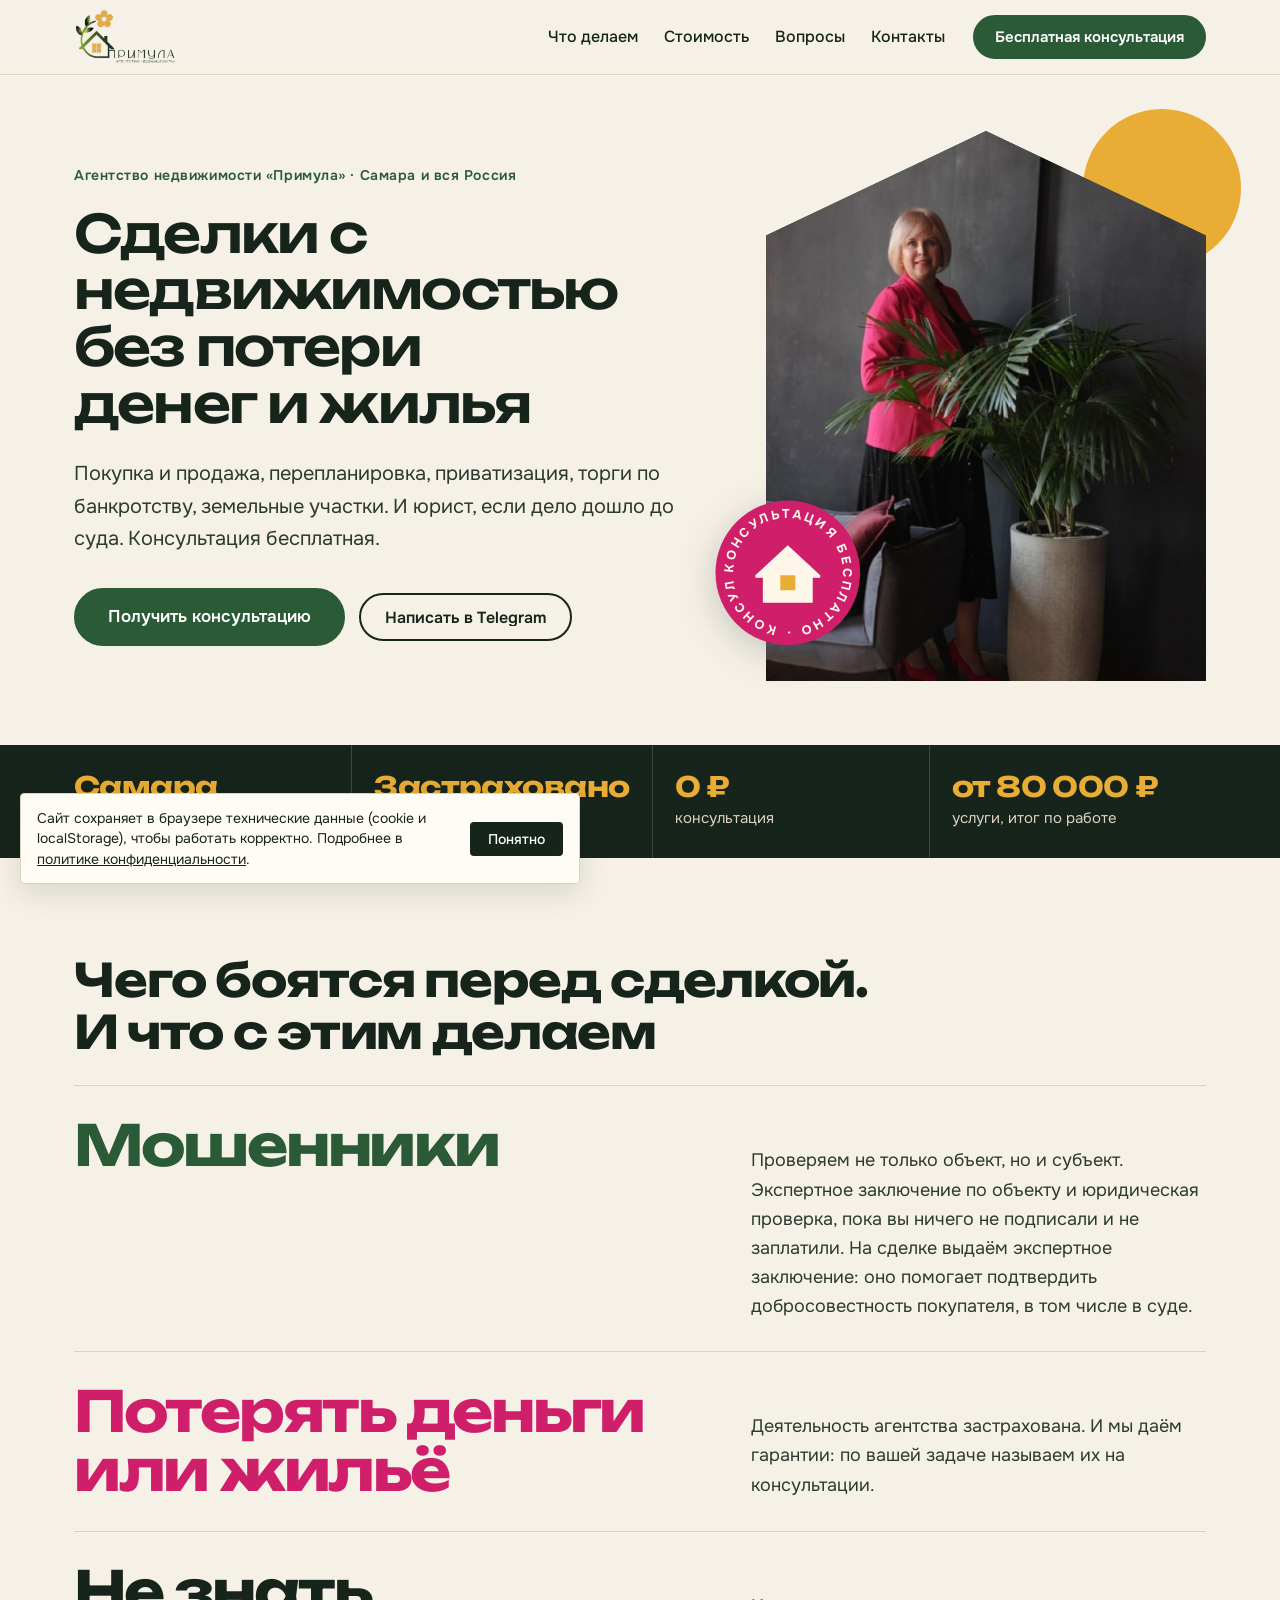
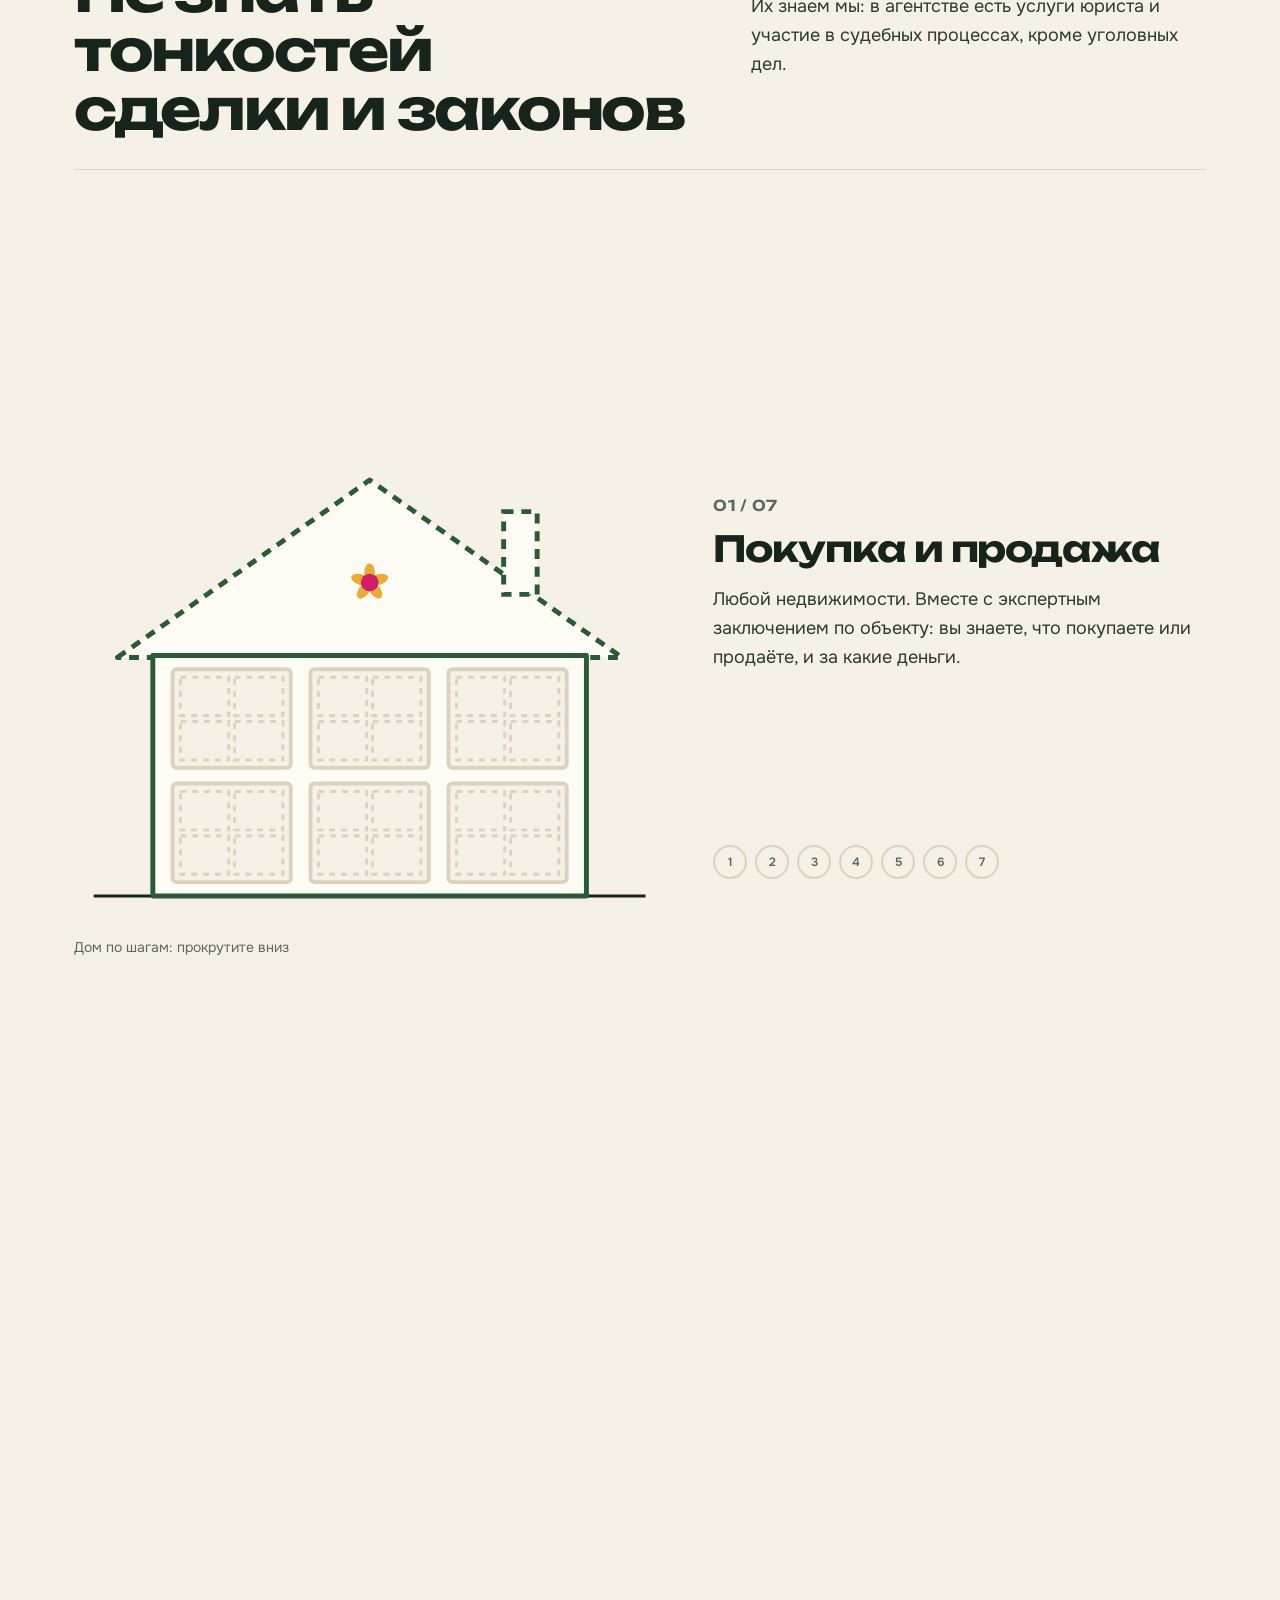
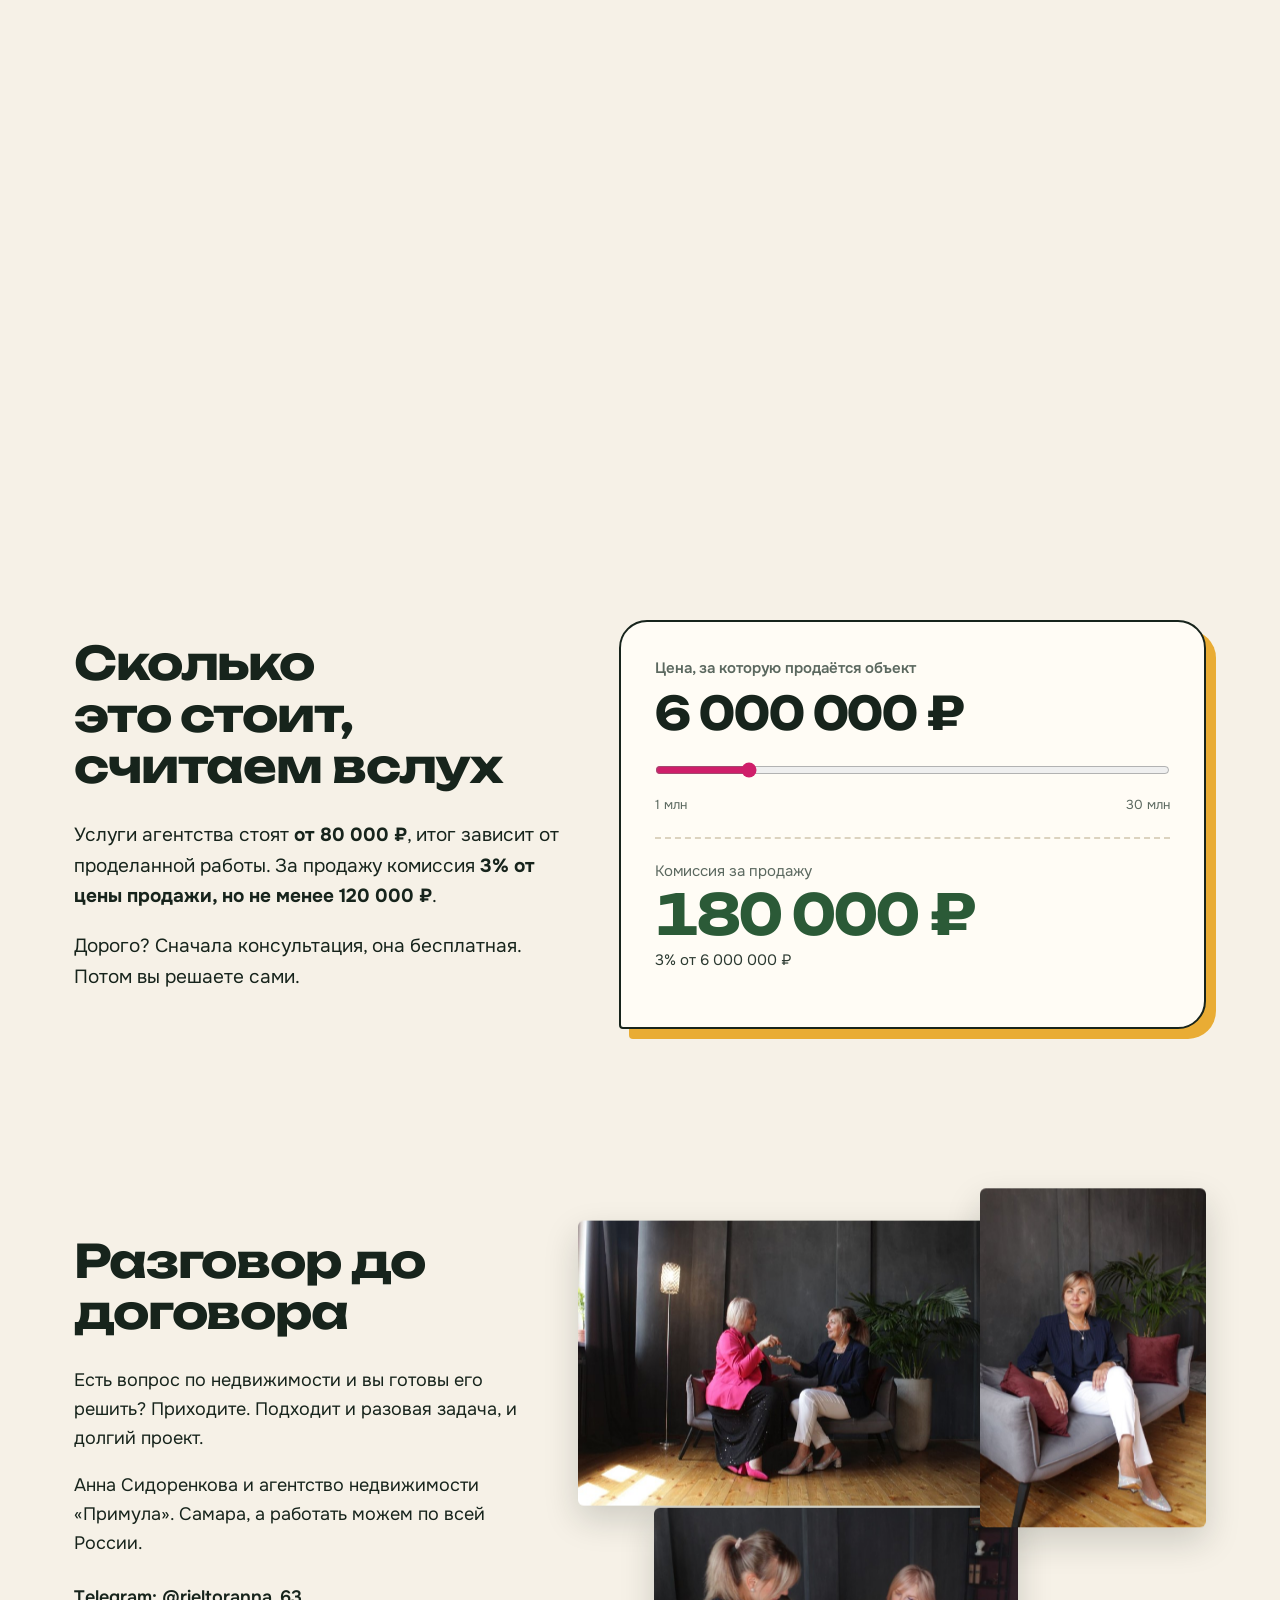
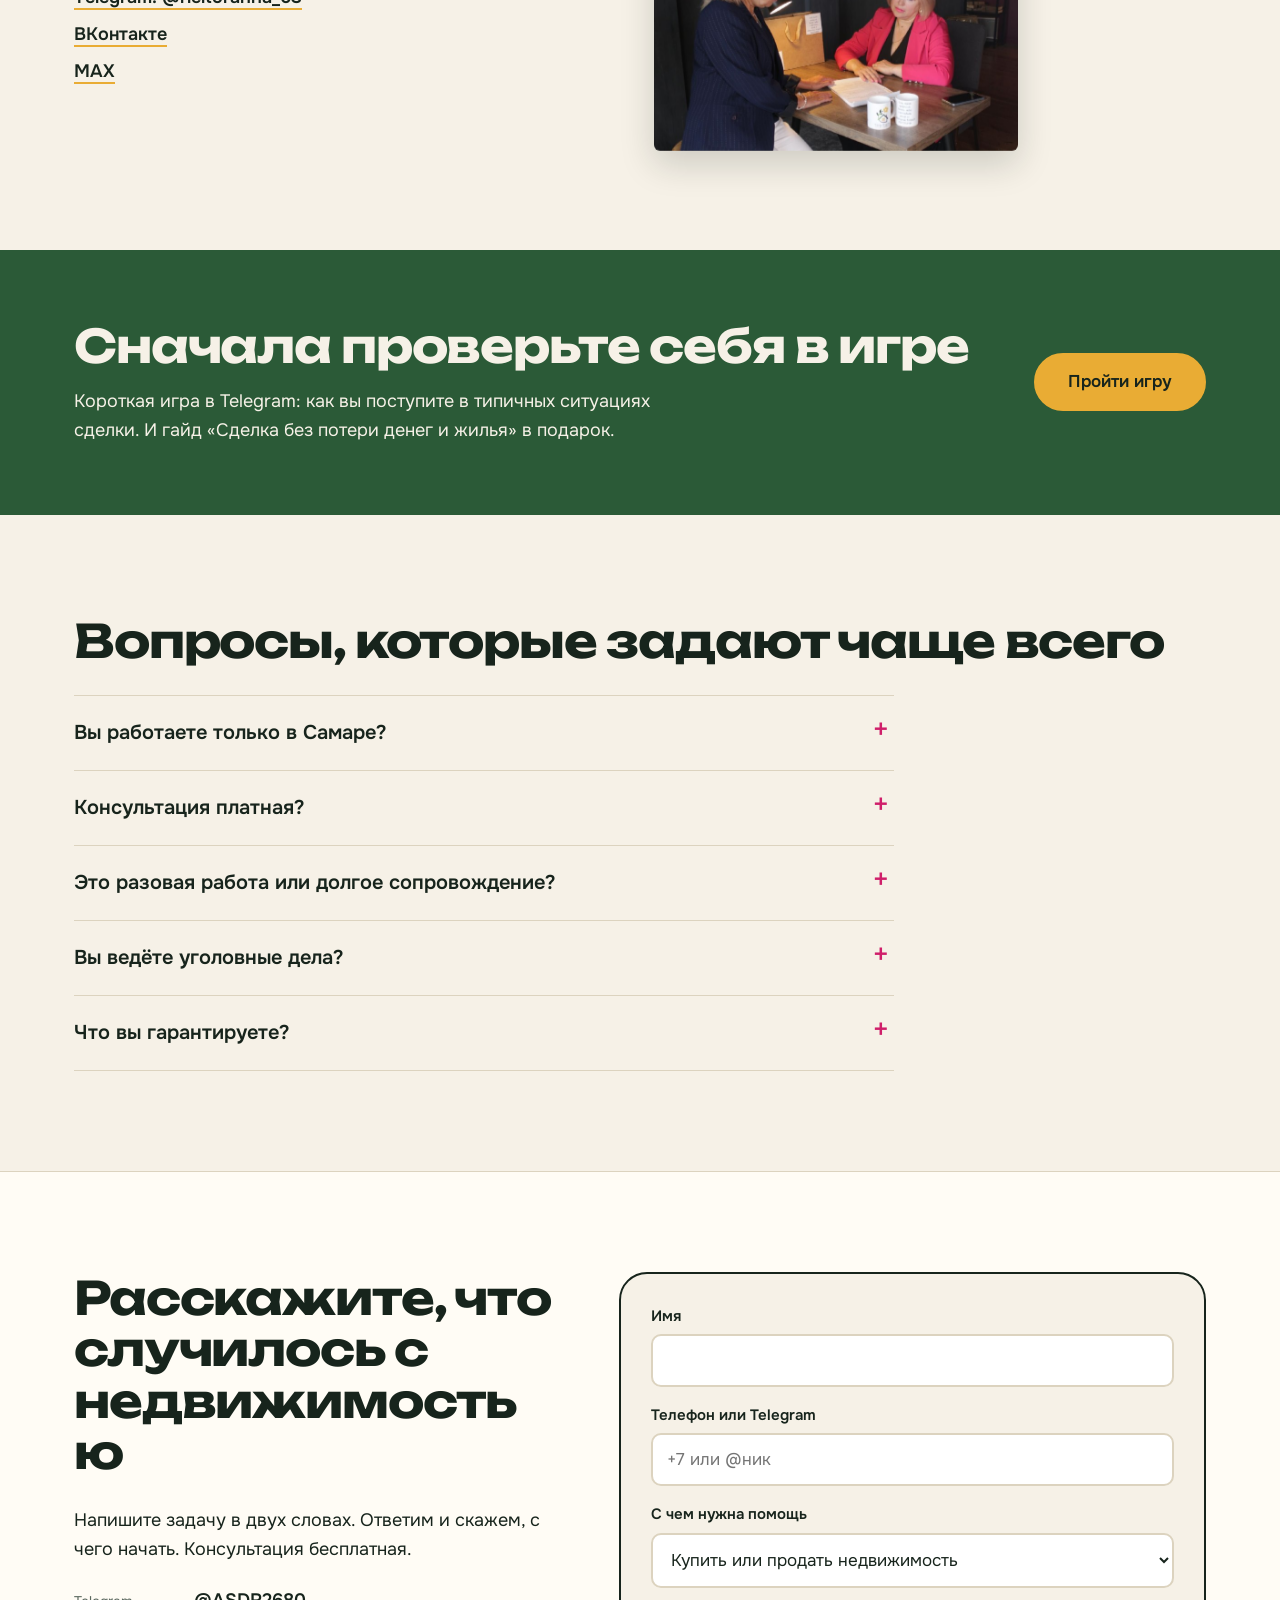
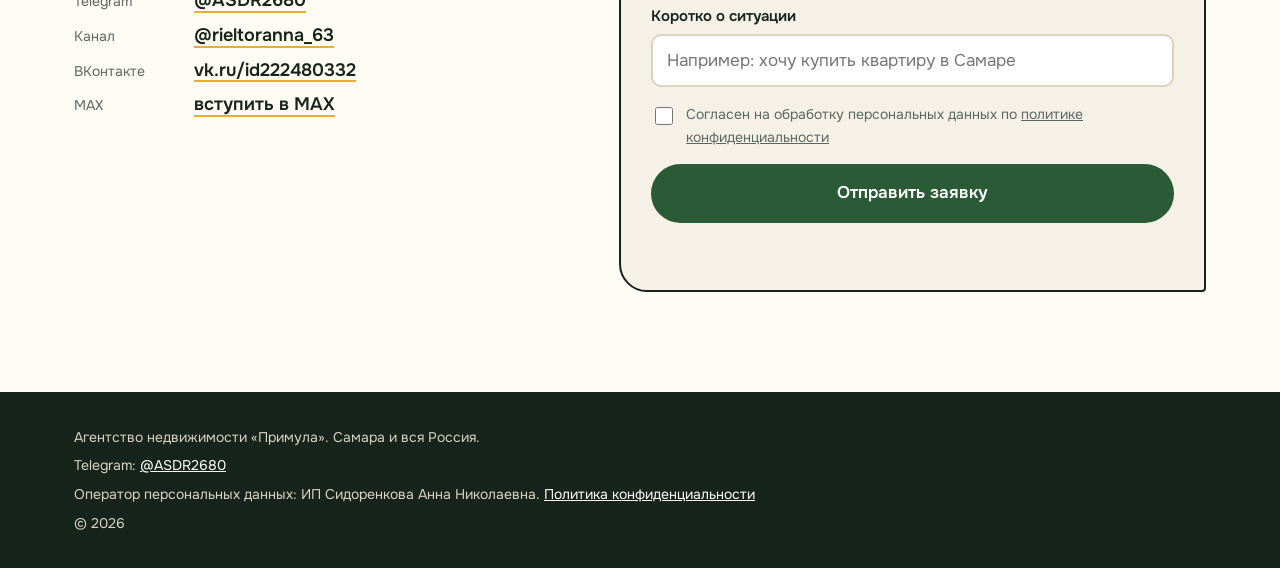
<file: index.html>
<!DOCTYPE html>
<html lang="ru">
<head>
<meta charset="utf-8">
<meta name="viewport" content="width=device-width, initial-scale=1">
<title>Агентство недвижимости «Примула», Самара и вся Россия: сделки без потери денег и жилья</title>
<meta name="description" content="Агентство недвижимости «Примула» (Самара и вся Россия): покупка и продажа, узаконение перепланировки, приватизация, торги по банкротству, проверка участков, юрист и суд. Консультация бесплатно, деятельность застрахована.">
<meta name="robots" content="index, follow">
<link rel="canonical" href="https://murzzsite.github.io/asdr-primula-samara/">
<meta property="og:title" content="Агентство недвижимости «Примула»: сделки без потери денег и жилья">
<meta property="og:description" content="Самара и вся Россия. Покупка и продажа, перепланировка, приватизация, торги по банкротству, участки, юрист и суд. Консультация бесплатно.">
<meta property="og:type" content="website">
<meta property="og:url" content="https://murzzsite.github.io/asdr-primula-samara/">
<meta property="og:image" content="https://murzzsite.github.io/asdr-primula-samara/img/anna-plant.jpg">
<meta property="og:locale" content="ru_RU">
<meta property="og:site_name" content="Агентство недвижимости «Примула»">
<meta name="twitter:card" content="summary">
<meta name="twitter:title" content="Агентство недвижимости «Примула»: сделки без потери денег и жилья">
<meta name="twitter:description" content="Самара и вся Россия. Консультация бесплатно, деятельность агентства застрахована.">
<meta name="theme-color" content="#F6F1E7">
<link rel="icon" href="data:image/svg+xml,%3Csvg xmlns='http://www.w3.org/2000/svg' viewBox='0 0 32 32'%3E%3Crect width='32' height='32' rx='6' fill='%23F6F1E7'/%3E%3Cpath d='M4 17 16 6l12 11v1h-3v9H7v-9H4z' fill='%232B5A37'/%3E%3Crect x='13' y='17' width='6' height='6' fill='%23E9AC34'/%3E%3C/svg%3E">
<link rel="preconnect" href="https://fonts.googleapis.com">
<link rel="preconnect" href="https://fonts.gstatic.com" crossorigin>
<link href="https://fonts.googleapis.com/css2?family=Unbounded:wght@300..900&family=Onest:wght@300..800&display=swap" rel="stylesheet">
<link rel="stylesheet" href="motion.css">
<link rel="stylesheet" href="styles.css">
<script type="application/ld+json">
{"@context":"https://schema.org","@type":"WebSite","name":"Агентство недвижимости «Примула»","url":"https://murzzsite.github.io/asdr-primula-samara/","inLanguage":"ru-RU"}
</script>
<script type="application/ld+json">
{"@context":"https://schema.org","@type":"RealEstateAgent","name":"Агентство недвижимости «Примула»","url":"https://murzzsite.github.io/asdr-primula-samara/","description":"Покупка и продажа недвижимости, экспертное заключение, узаконение перепланировки, приватизация, выкуп с торгов по банкротству, проверка земельных участков, услуги юриста и участие в судебных процессах (кроме уголовных дел).","areaServed":[{"@type":"City","name":"Самара"},{"@type":"Country","name":"Россия"}],"employee":{"@type":"Person","name":"Анна Сидоренкова"},"sameAs":["https://t.me/rieltoranna_63","https://vk.ru/id222480332"],"contactPoint":{"@type":"ContactPoint","contactType":"customer service","url":"https://t.me/ASDR2680","availableLanguage":"ru"}}
</script>
<script type="application/ld+json">
{"@context":"https://schema.org","@type":"FAQPage","mainEntity":[
{"@type":"Question","name":"Вы работаете только в Самаре?","acceptedAnswer":{"@type":"Answer","text":"Нет. Мы работаем в Самаре и по всей России."}},
{"@type":"Question","name":"Консультация платная?","acceptedAnswer":{"@type":"Answer","text":"Консультация бесплатная."}},
{"@type":"Question","name":"Это дорого?","acceptedAnswer":{"@type":"Answer","text":"Услуги агентства стоят от 80 000 рублей, итог зависит от проделанной работы. За продажу комиссия 3% от цены продажи, но не менее 120 000 рублей."}},
{"@type":"Question","name":"Вы ведёте уголовные дела?","acceptedAnswer":{"@type":"Answer","text":"Нет. Услуги юриста и участие в судебных процессах, кроме уголовных дел."}}
]}
</script>
</head>
<body>
<a class="skip" href="#main">К содержимому</a>

<header class="header" id="top">
  <div class="header__in">
    <a class="brand" href="#top" aria-label="Примула, агентство недвижимости"><img src="img/logo.jpg" width="720" height="390" alt="Примула, агентство недвижимости"></a>
    <nav class="nav" aria-label="Разделы">
      <a href="#scene" data-roll>Что делаем</a>
      <a href="#price" data-roll>Стоимость</a>
      <a href="#faq" data-roll>Вопросы</a>
      <a href="#form" data-roll>Контакты</a>
    </nav>
    <a class="btn btn--head" href="#form" data-magnetic>Бесплатная консультация</a>
  </div>
</header>

<main id="main">

<!-- HERO -->
<section class="hero">
  <div class="wrap hero__grid">
    <div class="hero__text">
      <p class="kicker" data-reveal>Агентство недвижимости «Примула» · Самара и вся Россия</p>
      <h1 class="hero__h1" data-wave data-wave-min="560" data-wave-max="820" data-wave-radius="170">Сделки с недвижимостью без потери денег и жилья</h1>
      <p class="hero__lead" data-reveal data-reveal-delay="120">Покупка и продажа, перепланировка, приватизация, торги по банкротству, земельные участки. И юрист, если дело дошло до суда. Консультация бесплатная.</p>
      <div class="hero__cta" data-reveal data-reveal-delay="220">
        <a class="btn btn--big" href="#form" data-magnetic>Получить консультацию</a>
        <a class="btn btn--ghost" href="https://t.me/ASDR2680" target="_blank" rel="noopener" data-roll>Написать в Telegram</a>
      </div>
    </div>
    <div class="hero__art" id="heroArt" aria-hidden="false">
      <div class="sun" aria-hidden="true"></div>
      <div class="roofphoto" id="roofPhoto">
        <img src="img/anna-plant.jpg" width="533" height="800" alt="Анна Сидоренкова, агентство недвижимости «Примула»" fetchpriority="high">
      </div>
      <div class="badge" aria-hidden="true">
        <svg viewBox="0 0 120 120" id="badge">
          <defs><path id="circ" d="M60 60 m-44 0 a44 44 0 1 1 88 0 a44 44 0 1 1 -88 0"/></defs>
          <circle cx="60" cy="60" r="58" fill="#CF1F6A"/>
          <text font-size="10.2" font-weight="700" letter-spacing="2.2" fill="#FFF6EA"><textPath href="#circ">КОНСУЛЬТАЦИЯ БЕСПЛАТНО · КОНСУЛЬТАЦИЯ БЕСПЛАТНО ·</textPath></text>
          <path d="M34 62 60 38l26 24v2h-6v20H40V64h-6z" fill="#FFF6EA"/>
          <rect x="54" y="62" width="12" height="12" fill="#E9AC34"/>
        </svg>
      </div>
    </div>
  </div>
</section>

<!-- ФАКТЫ -->
<section class="facts" aria-label="Коротко об агентстве">
  <div class="wrap facts__row" data-stagger>
    <p><b>Самара</b><span>и по всей России</span></p>
    <p><b>Застраховано</b><span>деятельность агентства</span></p>
    <p><b>0 ₽</b><span>консультация</span></p>
    <p><b>от 80 000 ₽</b><span>услуги, итог по работе</span></p>
  </div>
</section>

<!-- СТРАХИ -->
<section class="fears" id="fears">
  <div class="wrap">
    <h2 class="h2" data-reveal>Чего боятся перед сделкой. И что с этим делаем</h2>
    <div class="fear" data-reveal>
      <p class="fear__q">Мошенники</p>
      <p class="fear__a">Проверяем не только объект, но и субъект. Экспертное заключение по объекту и юридическая проверка, пока вы ничего не подписали и не заплатили. На сделке выдаём экспертное заключение: оно помогает подтвердить добросовестность покупателя, в том числе в суде.</p>
    </div>
    <div class="fear" data-reveal>
      <p class="fear__q">Потерять деньги или жильё</p>
      <p class="fear__a">Деятельность агентства застрахована. И мы даём гарантии: по вашей задаче называем их на консультации.</p>
    </div>
    <div class="fear" data-reveal>
      <p class="fear__q">Не знать тонкостей сделки и законов</p>
      <p class="fear__a">Их знаем мы: в агентстве есть услуги юриста и участие в судебных процессах, кроме уголовных дел.</p>
    </div>
  </div>
</section>

<!-- СЦЕНА: ДОМ -->
<section class="scene" id="scene" aria-label="Что делает агентство">
  <div class="scene__stick">
    <div class="wrap scene__grid">
      <div class="scene__house">
        <svg viewBox="0 0 600 520" id="house" role="img" aria-label="Дом, в котором по шагам закрываются вопросы сделки">
          <line x1="20" y1="486" x2="580" y2="486" class="ground"/>
          <polygon id="roof" points="44,244 300,64 556,244" class="roof"/>
          <rect id="chim" x="436" y="96" width="34" height="84" class="chim"/>
          <g id="flower" transform="translate(300 168)"></g>
          <rect x="80" y="242" width="440" height="244" class="body"/>
          <g id="wins"></g>
        </svg>
        <p class="scene__cap" id="cap" aria-live="polite">Сделаем по порядку: прокрутите вниз</p>
      </div>
      <div class="scene__panel">
        <p class="scene__count"><span id="sNow">01</span> / 07</p>
        <div class="steps" id="steps">
          <article class="step on" data-i="0">
            <h3>Покупка и продажа</h3>
            <p>Любой недвижимости. Вместе с экспертным заключением по объекту: вы знаете, что покупаете или продаёте, и за какие деньги.</p>
          </article>
          <article class="step" data-i="1">
            <h3>Узаконение перепланировки</h3>
            <p>Если в квартире стены стоят не так, как в документах, приведём бумаги в порядок. Перепланировка не помешает продать или оформить жильё.</p>
          </article>
          <article class="step" data-i="2">
            <h3>Приватизация</h3>
            <p>Поможем оформить жильё в собственность и разобраться в бумагах, не вникая в каждый закон самостоятельно.</p>
          </article>
          <article class="step" data-i="3">
            <h3>Торги по банкротству</h3>
            <p>Выкуп недвижимости с торгов. Торги идут только после того, как заявку приняли, а при публичном предложении порядок другой. Подскажем, как действовать в вашем случае.</p>
          </article>
          <article class="step" data-i="4">
            <h3>Проверка земельных участков</h3>
            <p>Смотрим участок до того, как вы за него заплатили.</p>
          </article>
          <article class="step" data-i="5">
            <h3>Юрист и суд</h3>
            <p>Услуги юриста и участие в судебных процессах. Уголовные дела не ведём.</p>
          </article>
          <article class="step" data-i="6">
            <h3>Крыша над всем этим</h3>
            <p>Деятельность агентства застрахована. И мы даём гарантии: какие именно по вашей задаче, расскажем на бесплатной консультации.</p>
            <a class="btn btn--big" href="#form" data-magnetic>Обсудить мою задачу</a>
          </article>
        </div>
        <ul class="ticks" id="ticks" aria-label="Шаги"></ul>
      </div>
    </div>
  </div>
</section>

<!-- СТОИМОСТЬ -->
<section class="price" id="price">
  <div class="wrap price__grid">
    <div class="price__text">
      <h2 class="h2" data-reveal>Сколько это стоит, считаем вслух</h2>
      <p data-reveal>Услуги агентства стоят <b>от 80 000 ₽</b>, итог зависит от проделанной работы. За продажу комиссия <b>3% от цены продажи, но не менее 120 000 ₽</b>.</p>
      <p data-reveal>Дорого? Сначала консультация, она бесплатная. Потом вы решаете сами.</p>
    </div>
    <div class="calc" data-reveal data-reveal-delay="120">
      <label for="sum" class="calc__l">Цена, за которую продаётся объект</label>
      <output class="calc__sum" id="sumOut" for="sum">6 000 000 ₽</output>
      <input type="range" id="sum" min="1000000" max="30000000" step="500000" value="6000000" aria-describedby="calcNote">
      <div class="calc__scale"><span>1 млн</span><span>30 млн</span></div>
      <div class="calc__res">
        <p class="calc__t">Комиссия за продажу</p>
        <p class="calc__fee" id="fee">180 000 ₽</p>
        <p class="calc__note" id="calcNote">3% от 6 000 000 ₽</p>
      </div>
    </div>
  </div>
</section>

<!-- ПРИМУЛА -->
<section class="people" id="people">
  <div class="wrap people__grid">
    <div class="people__text">
      <h2 class="h2" data-reveal>Разговор до договора</h2>
      <p data-reveal>Есть вопрос по недвижимости и вы готовы его решить? Приходите. Подходит и разовая задача, и долгий проект.</p>
      <p data-reveal>Анна Сидоренкова и агентство недвижимости «Примула». Самара, а работать можем по всей России.</p>
      <ul class="people__links" data-reveal>
        <li><a href="https://t.me/rieltoranna_63" target="_blank" rel="noopener" data-roll>Telegram: @rieltoranna_63</a></li>
        <li><a href="https://vk.ru/id222480332" target="_blank" rel="noopener" data-roll>ВКонтакте</a></li>
        <li><a href="https://max.ru/join/vLYIAyiOmVFs_yZBVQUJX58ZcnRo9YH-6VLqBbPFqP0" target="_blank" rel="noopener" data-roll>MAX</a></li>
      </ul>
    </div>
    <div class="collage">
      <figure class="c1" data-par="-0.05"><img src="img/meet-wide.jpg" width="800" height="533" alt="Консультация в агентстве «Примула»" loading="lazy"></figure>
      <figure class="c2" data-par="0.08"><img src="img/anna-sofa.jpg" width="533" height="800" alt="Анна Сидоренкова на диване" loading="lazy"></figure>
      <figure class="c3" data-par="-0.02"><img src="img/meet-table.jpg" width="800" height="533" alt="Разбор документов за столом" loading="lazy"></figure>
    </div>
  </div>
</section>

<!-- ГАЙД И БОТ -->
<section class="guide">
  <div class="wrap guide__in">
    <div>
      <h2 class="h2" data-reveal>Сначала проверьте себя в игре</h2>
      <p data-reveal>Короткая игра в Telegram: как вы поступите в типичных ситуациях сделки. И гайд «Сделка без потери денег и жилья» в подарок.</p>
    </div>
    <a class="btn btn--big btn--dark" data-bot href="https://t.me/trip_wire_super_bot?start=1b53d30d1532" target="_blank" rel="noopener" data-magnetic>Пройти игру</a>
  </div>
</section>

<!-- ВОПРОСЫ -->
<section class="faq" id="faq">
  <div class="wrap faq__in">
    <h2 class="h2" data-reveal>Вопросы, которые задают чаще всего</h2>
    <div class="faq__list" data-reveal>
      <details><summary>Вы работаете только в Самаре?</summary><p>Нет. Самара и по всей России.</p></details>
      <details><summary>Консультация платная?</summary><p>Нет, консультация бесплатная.</p></details>
      <details><summary>Это разовая работа или долгое сопровождение?</summary><p>Бывает и так, и так: есть разовые задачи и долгие проекты.</p></details>
      <details><summary>Вы ведёте уголовные дела?</summary><p>Нет. Услуги юриста и участие в судебных процессах, кроме уголовных дел.</p></details>
      <details><summary>Что вы гарантируете?</summary><p>Деятельность агентства застрахована, и мы даём гарантии. Что именно закрепляется по вашей задаче, расскажем на консультации.</p></details>
    </div>
  </div>
</section>

<!-- ФОРМА -->
<section class="contact" id="form">
  <div class="wrap contact__grid">
    <div class="contact__text">
      <h2 class="h2" data-reveal>Расскажите, что случилось с недвижимостью</h2>
      <p data-reveal>Напишите задачу в двух словах. Ответим и скажем, с чего начать. Консультация бесплатная.</p>
      <ul class="contact__list" data-reveal>
        <li><span>Telegram</span><a href="https://t.me/ASDR2680" target="_blank" rel="noopener" data-roll>@ASDR2680</a></li>
        <li><span>Канал</span><a href="https://t.me/rieltoranna_63" target="_blank" rel="noopener" data-roll>@rieltoranna_63</a></li>
        <li><span>ВКонтакте</span><a href="https://vk.ru/id222480332" target="_blank" rel="noopener" data-roll>vk.ru/id222480332</a></li>
        <li><span>MAX</span><a href="https://max.ru/join/vLYIAyiOmVFs_yZBVQUJX58ZcnRo9YH-6VLqBbPFqP0" target="_blank" rel="noopener" data-roll>вступить в MAX</a></li>
      </ul>
    </div>
    <form class="form" id="leadForm" novalidate data-reveal data-reveal-delay="100">
      <label>Имя<input type="text" name="name" autocomplete="name" required></label>
      <label>Телефон или Telegram<input type="text" name="contact" autocomplete="tel" required placeholder="+7 или @ник"></label>
      <label>С чем нужна помощь
        <select name="topic">
          <option>Купить или продать недвижимость</option>
          <option>Узаконить перепланировку</option>
          <option>Приватизация</option>
          <option>Торги по банкротству</option>
          <option>Проверить земельный участок</option>
          <option>Юрист или суд</option>
          <option>Другое</option>
        </select>
      </label>
      <label>Коротко о ситуации<input type="text" name="comment" placeholder="Например: хочу купить квартиру в Самаре"></label>
      <input type="text" name="_gotcha" style="display:none" tabindex="-1" autocomplete="off">
      <label class="form__ok"><input type="checkbox" name="consent" required><span>Согласен на обработку персональных данных по <a href="privacy.html" target="_blank" rel="noopener">политике конфиденциальности</a></span></label>
      <button class="btn btn--big" type="submit">Отправить заявку</button>
      <p class="form__msg" id="formMsg" role="status"></p>
    </form>
  </div>
</section>
</main>

<footer class="footer">
  <div class="wrap footer__in">
    <p>Агентство недвижимости «Примула». Самара и вся Россия.</p>
    <p>Telegram: <a href="https://t.me/ASDR2680" target="_blank" rel="noopener">@ASDR2680</a></p>
    <p>Оператор персональных данных: ИП Сидоренкова Анна Николаевна. <a href="privacy.html">Политика конфиденциальности</a></p>
    <p>© <span id="year">2026</span></p>
  </div>
</footer>

<script src="motion.js" defer></script>
<script src="script.js" defer></script>
<script src="cookie.js" defer></script>
</body>
</html>
</file>
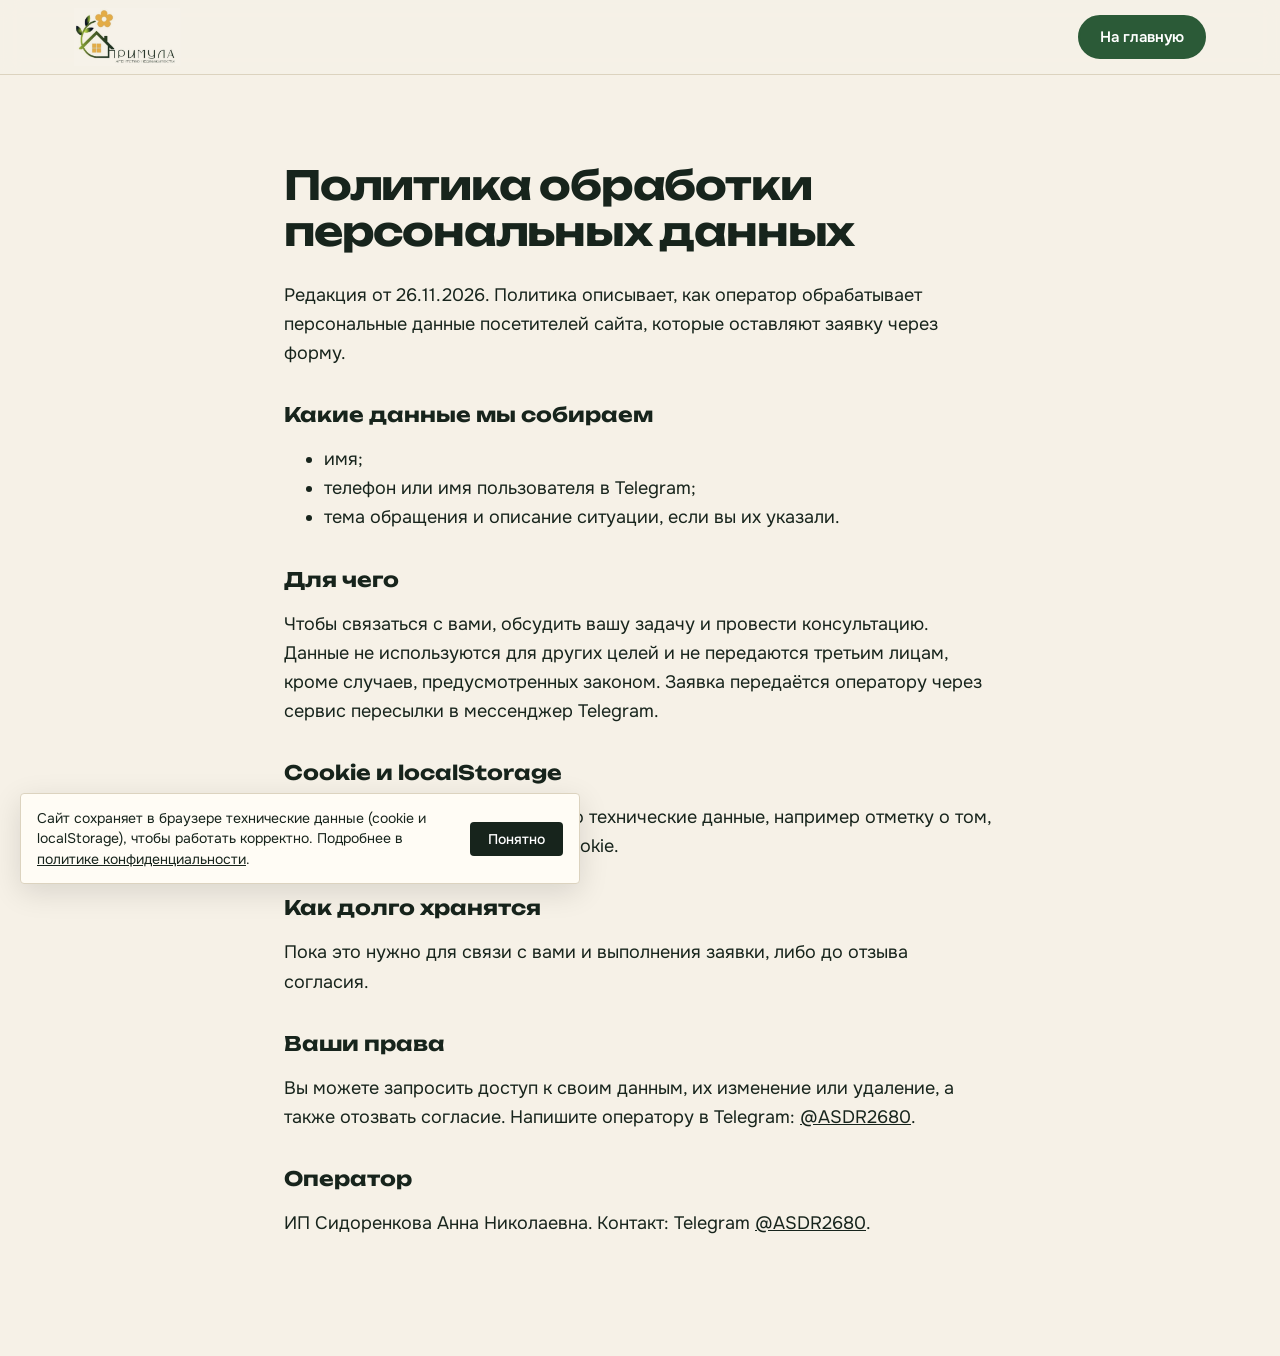
<file: privacy.html>
<!DOCTYPE html>
<html lang="ru">
<head>
<meta charset="utf-8">
<meta name="viewport" content="width=device-width, initial-scale=1">
<title>Политика обработки персональных данных - Агентство недвижимости «Примула»</title>
<meta name="description" content="Как сайт обрабатывает персональные данные посетителей, оставивших заявку через форму.">
<meta name="robots" content="index, follow">
<link rel="canonical" href="https://murzzsite.github.io/asdr-primula-samara/privacy.html">
<meta property="og:title" content="Политика обработки персональных данных - Агентство недвижимости «Примула»">
<meta property="og:description" content="Как сайт обрабатывает персональные данные посетителей, оставивших заявку через форму.">
<meta property="og:type" content="website">
<meta property="og:url" content="https://murzzsite.github.io/asdr-primula-samara/privacy.html">
<meta property="og:locale" content="ru_RU">
<link href="https://fonts.googleapis.com/css2?family=Unbounded:wght@300..900&family=Onest:wght@300..800&display=swap" rel="stylesheet">
<link rel="stylesheet" href="styles.css">
</head>
<body>
<header class="header"><div class="header__in"><a class="brand" href="./"><img src="img/logo.jpg" width="720" height="390" alt="Примула"></a><a class="btn btn--head" href="./" style="margin-left:auto">На главную</a></div></header>
<main class="legal">
  <h1>Политика обработки персональных данных</h1>
  <p>Редакция от 26.11.2026. Политика описывает, как оператор обрабатывает персональные данные посетителей сайта, которые оставляют заявку через форму.</p>
  <h2>Какие данные мы собираем</h2>
  <ul><li>имя;</li><li>телефон или имя пользователя в Telegram;</li><li>тема обращения и описание ситуации, если вы их указали.</li></ul>
  <h2>Для чего</h2>
  <p>Чтобы связаться с вами, обсудить вашу задачу и провести консультацию. Данные не используются для других целей и не передаются третьим лицам, кроме случаев, предусмотренных законом. Заявка передаётся оператору через сервис пересылки в мессенджер Telegram.</p>
  <h2>Cookie и localStorage</h2>
  <p>Сайт сохраняет в браузере только технические данные, например отметку о том, что вы закрыли уведомление о cookie.</p>
  <h2>Как долго хранятся</h2>
  <p>Пока это нужно для связи с вами и выполнения заявки, либо до отзыва согласия.</p>
  <h2>Ваши права</h2>
  <p>Вы можете запросить доступ к своим данным, их изменение или удаление, а также отозвать согласие. Напишите оператору в Telegram: <a href="https://t.me/ASDR2680">@ASDR2680</a>.</p>
  <h2>Оператор</h2>
  <p>ИП Сидоренкова Анна Николаевна. Контакт: Telegram <a href="https://t.me/ASDR2680">@ASDR2680</a>.</p>
</main>
<script src="cookie.js" defer></script>
</body>
</html>
</file>
<file: motion.css>
/* motion-kit: токены и стили эффектов. Светлая тема. Цвета переопределять под бренд клиента. */
:root{
  /* пружины: "stiffness damping" (из designbookmark motion studies) */
  --spring-follow:900 50;
  --spring-settle:280 22;
  --spring-soft:260 24;
  --spring-lead:620 36;
  --spring-trail:190 19;
  --spring-pop:520 16;
  --spring-fade:420 32;
  --stagger:45;               /* мс между элементами */

  /* бренд: менять под клиента */
  --mk-bg:#fafaf7;
  --mk-surface:#fff;
  --mk-text:#16181d;
  --mk-muted:#6b7280;
  --mk-accent:#e4572e;
  --mk-on-accent:#fff;
  --mk-fill:rgba(22,24,29,.06);

  --mk-r-pill:999px;
  --mk-r-card:24px;
  --mk-ease-out:cubic-bezier(.22,1,.36,1);   /* для CSS-переходов, где пружина избыточна */
}

/* reveal: класс mk-reveal ставит JS, без JS элементы видны */
.mk-on .mk-reveal{opacity:0;transform:translate3d(0,22px,0);transition:opacity .7s var(--mk-ease-out),transform .8s var(--mk-ease-out);transition-delay:var(--d,0ms)}
.mk-on .mk-reveal.mk-in{opacity:1;transform:none}

/* magnetic: будем двигать только transform */
[data-magnetic]{will-change:transform}

/* roll: две копии буквы, верхняя уезжает, нижняя заезжает */
.mk-roll{display:inline-flex;overflow:hidden;line-height:1.15;vertical-align:bottom}
.mk-roll__c{display:inline-block;position:relative;height:1.15em;overflow:hidden}
.mk-roll__c>span{display:block;transition:transform .5s var(--mk-ease-out);transition-delay:calc(var(--i)*14ms)}
.mk-roll__c>span+span{position:absolute;inset:0;transform:translateY(110%)}
.mk-roll:hover .mk-roll__c>span:first-child,.mk-roll:focus-visible .mk-roll__c>span:first-child{transform:translateY(-110%)}
.mk-roll:hover .mk-roll__c>span+span,.mk-roll:focus-visible .mk-roll__c>span+span{transform:none}

/* pill: резиновый хайлайт */
.mk-pill{position:relative;display:inline-flex;gap:2px;padding:4px;border-radius:var(--mk-r-pill);background:var(--mk-fill)}
.mk-pill__hl{position:absolute;top:4px;bottom:4px;left:0;border-radius:var(--mk-r-pill);background:var(--mk-surface);box-shadow:0 1px 3px rgba(22,24,29,.12);pointer-events:none;will-change:transform,width}
.mk-pill [data-pill-item]{position:relative;z-index:1;padding:9px 18px;border:0;background:none;border-radius:var(--mk-r-pill);font:inherit;font-weight:500;color:var(--mk-muted);cursor:pointer;transition:color .2s}
.mk-pill [data-pill-item].is-active{color:var(--mk-text)}

@media (prefers-reduced-motion:reduce){
  .mk-on .mk-reveal{opacity:1;transform:none;transition:none}
  .mk-roll__c>span{transition:none}
}
</file>
<file: styles.css>
:root{
  --bg:#F6F1E7; --paper:#FFFCF5; --ink:#17241C; --green:#2B5A37; --leaf:#4C8A56; --gold:#E9AC34; --rose:#CF1F6A;
  --muted:#5B685F; --line:#DCD3BF;
  --mk-bg:var(--bg); --mk-text:var(--ink); --mk-accent:var(--green); --mk-on-accent:#fff; --mk-r-pill:999px;
  --font-display:'Unbounded','Onest','Segoe UI',Arial,sans-serif;
  --font-text:'Onest','Segoe UI',Arial,sans-serif;
  --wrap:1180px;
}
*{box-sizing:border-box}
html{scroll-behavior:auto;-webkit-text-size-adjust:100%}
body{margin:0;background:var(--bg);color:var(--ink);font:400 18px/1.62 var(--font-text);overflow-x:clip}
img{max-width:100%;display:block}
a{color:inherit}
.wrap{width:100%;max-width:var(--wrap);margin:0 auto;padding:0 24px}
.skip{position:absolute;left:-999px;top:8px;background:var(--ink);color:#fff;padding:10px 14px;z-index:99;border-radius:6px}
.skip:focus{left:8px}
:focus-visible{outline:3px solid var(--rose);outline-offset:3px;border-radius:4px}

/* header */
.header{position:sticky;top:0;z-index:50;background:rgba(246,241,231,.9);backdrop-filter:blur(10px);border-bottom:1px solid var(--line)}
.header__in{max-width:var(--wrap);margin:0 auto;padding:8px 24px;display:flex;align-items:center;gap:28px}
.brand img{height:58px;width:auto;mix-blend-mode:multiply}
.nav{display:flex;gap:26px;margin-left:auto;font-weight:500;font-size:16px}
.nav a{text-decoration:none}
.btn{display:inline-flex;align-items:center;justify-content:center;gap:0;padding:13px 24px;border-radius:999px;border:2px solid var(--green);background:var(--green);color:#fff;font:600 16px/1.2 var(--font-text);text-decoration:none;cursor:pointer;transition:background .25s,color .25s,border-color .25s}
.btn:hover{background:var(--ink);border-color:var(--ink)}
.btn--head{padding:11px 20px;font-size:15px;white-space:nowrap}
.btn--big{padding:17px 32px;font-size:17px}
.btn--ghost{background:transparent;color:var(--ink);border-color:var(--ink)}
.btn--ghost:hover{background:var(--ink);color:#fff}
.btn--dark{background:var(--gold);border-color:var(--gold);color:var(--ink)}
.btn--dark:hover{background:var(--ink);border-color:var(--ink);color:#fff}

.kicker{font:600 14px/1.4 var(--font-text);letter-spacing:.04em;color:var(--green);margin:0 0 20px}
.h2{font:700 clamp(26px,3.6vw,46px)/1.12 var(--font-display);letter-spacing:-.025em;margin:0 0 28px;text-wrap:balance;overflow-wrap:anywhere}

/* hero */
.hero{padding:56px 0 64px;overflow:hidden}
.hero__grid{display:grid;grid-template-columns:7fr 5fr;gap:48px;align-items:center}
.hero__h1{font:700 clamp(30px,4.1vw,58px)/1.08 var(--font-display);letter-spacing:-.035em;margin:0 0 26px;text-wrap:balance;overflow-wrap:anywhere}
.hero__lead{font-size:clamp(17px,1.6vw,20px);max-width:36em;margin:0 0 32px;color:#2c3a31}
.hero__cta{display:flex;flex-wrap:wrap;gap:14px;align-items:center}
.hero__art{position:relative;max-width:440px;width:100%;justify-self:end}
.sun{position:absolute;right:-8%;top:-4%;width:36%;aspect-ratio:1;border-radius:50%;background:var(--gold);z-index:0}
.roofphoto{position:relative;z-index:1;aspect-ratio:4/5;clip-path:polygon(50% 0,100% 19%,100% 100%,0 100%,0 19%);background:var(--green);transition:transform .2s ease-out}
.roofphoto img{width:100%;height:100%;object-fit:cover;object-position:50% 20%}
.badge{position:absolute;z-index:2;left:-12%;bottom:6%;width:34%;max-width:150px;filter:drop-shadow(0 8px 18px rgba(23,36,28,.22))}
.badge svg{width:100%;height:auto;display:block;transform-origin:50% 50%}

/* facts */
.facts{background:var(--ink);color:#F6F1E7}
.facts__row{display:grid;grid-template-columns:repeat(4,1fr);gap:0}
.facts p{margin:0;padding:26px 22px;border-left:1px solid rgba(246,241,231,.18)}
.facts p:first-child{border-left:0;padding-left:0}
.facts b{display:block;font:700 clamp(19px,2.2vw,28px)/1.15 var(--font-display);letter-spacing:-.02em;color:var(--gold)}
.facts span{font-size:15px;color:#d9d3c3}

/* fears */
.fears{padding:96px 0 40px}
.fear{display:grid;grid-template-columns:7fr 5fr;gap:40px;align-items:baseline;padding:30px 0;border-top:1px solid var(--line)}
.fear:last-child{border-bottom:1px solid var(--line)}
.fear__q{margin:0;font:700 clamp(26px,4.4vw,60px)/1.05 var(--font-display);letter-spacing:-.04em;color:var(--green);text-wrap:balance}
.fear:nth-of-type(2) .fear__q{color:var(--rose)}
.fear:nth-of-type(3) .fear__q{color:var(--ink)}
.fear__a{margin:0;color:#2c3a31;font-size:18px}

/* scene */
.scene{position:relative;height:560vh;margin-top:60px}
.scene__stick{position:sticky;top:64px;height:calc(100vh - 64px);display:flex;align-items:center}
.scene__grid{display:grid;grid-template-columns:6fr 5fr;gap:48px;align-items:center;width:100%}
.scene__house svg{width:100%;height:auto;max-height:calc(100vh - 150px);display:block;overflow:visible}
.scene__cap{margin:6px 0 0;font-size:14px;color:var(--muted)}
.ground{stroke:var(--ink);stroke-width:3}
.roof{fill:var(--paper);stroke:var(--green);stroke-width:5;stroke-linejoin:round;stroke-dasharray:10 8;transition:fill .6s,stroke-dasharray .6s}
.chim{fill:var(--paper);stroke:var(--green);stroke-width:5;stroke-dasharray:10 8;transition:fill .6s}
.body{fill:var(--paper);stroke:var(--green);stroke-width:5;stroke-linejoin:round}
.house--done .roof{fill:var(--green);stroke-dasharray:none}
.house--done .chim{fill:var(--green);stroke-dasharray:none}
.win .frame{fill:var(--bg);stroke:var(--line);stroke-width:4;transition:stroke .4s,fill .4s}
.win .pane{fill:transparent;stroke:var(--line);stroke-width:3;stroke-dasharray:6 6;transition:fill .5s,stroke .5s}
.win.on .frame{stroke:var(--green);fill:#fff}
.win.on .pane{fill:var(--gold);stroke:var(--green);stroke-dasharray:none}
.win.on .pane:nth-of-type(3){transition-delay:.08s}
.win.on .pane:nth-of-type(4){transition-delay:.16s}
.win.on .pane:nth-of-type(5){transition-delay:.24s}
.win.cur .frame{stroke:var(--rose)}
.stamp{transform-box:fill-box;transform-origin:center;opacity:0;transform:scale(2.2) rotate(-24deg);transition:opacity .25s,transform .55s cubic-bezier(.3,1.6,.5,1)}
.win.on .stamp{opacity:1;transform:scale(1) rotate(-8deg)}
.petal{fill:var(--gold);stroke:#fff;stroke-width:2;transform-box:fill-box;transform-origin:50% 100%;transform:scale(.5);transition:transform .9s cubic-bezier(.3,1.5,.5,1)}
.flower-core{fill:var(--rose)}
.house--done .petal{transform:scale(1.05)}
#flower{transform-box:view-box}

.scene__count{font:600 15px var(--font-display);color:var(--muted);margin:0 0 14px;letter-spacing:.02em}
.steps{position:relative;min-height:290px}
.step{position:absolute;left:0;right:0;top:0;opacity:0;transform:translateY(24px);pointer-events:none;transition:opacity .45s,transform .55s cubic-bezier(.2,.9,.3,1)}
.step.on{opacity:1;transform:none;pointer-events:auto}
.step h3{font:700 clamp(24px,2.8vw,38px)/1.1 var(--font-display);letter-spacing:-.03em;margin:0 0 16px;text-wrap:balance}
.step p{margin:0 0 20px;font-size:18px;color:#2c3a31}
.ticks{list-style:none;display:flex;gap:8px;margin:26px 0 0;padding:0}
.ticks button{width:34px;height:34px;border-radius:50%;border:2px solid var(--line);background:transparent;font:600 12px var(--font-text);color:var(--muted);cursor:pointer;transition:all .3s}
.ticks button.done{background:var(--green);border-color:var(--green);color:#fff}
.ticks button.cur{border-color:var(--rose);background:var(--rose);color:#fff}

/* price */
.price{padding:110px 0}
.price__grid{display:grid;grid-template-columns:5fr 6fr;gap:56px;align-items:center}
.price__text p{font-size:19px;max-width:30em}
.calc{background:var(--paper);border:2px solid var(--ink);border-radius:28px 28px 28px 4px;padding:34px;box-shadow:10px 10px 0 var(--gold)}
.calc__l{display:block;font-weight:600;font-size:15px;color:var(--muted)}
.calc__sum{display:block;font:700 clamp(28px,4vw,46px)/1.1 var(--font-display);letter-spacing:-.03em;margin:8px 0 16px;font-variant-numeric:tabular-nums}
input[type=range]{width:100%;accent-color:var(--rose);height:30px;margin:0}
.calc__scale{display:flex;justify-content:space-between;font-size:13px;color:var(--muted);margin-bottom:22px}
.calc__res{border-top:2px dashed var(--line);padding-top:20px}
.calc__t{margin:0;font-size:15px;color:var(--muted)}
.calc__fee{margin:2px 0 4px;font:700 clamp(30px,4.6vw,56px)/1.05 var(--font-display);letter-spacing:-.04em;color:var(--green);font-variant-numeric:tabular-nums}
.calc__note{margin:0;font-size:15px;color:#2c3a31;min-height:3em}

/* people */
.people{padding:40px 0 110px}
.people__grid{display:grid;grid-template-columns:5fr 7fr;gap:56px;align-items:center}
.people__text p{max-width:28em}
.people__links{list-style:none;padding:0;margin:22px 0 0;display:grid;gap:8px}
.people__links a{font-weight:600;text-decoration:none;border-bottom:2px solid var(--gold)}
.collage{position:relative;aspect-ratio:1.12;min-height:300px}
.collage figure{margin:0;position:absolute;overflow:hidden;border-radius:6px;box-shadow:0 14px 34px rgba(23,36,28,.18);will-change:transform}
.collage img{width:100%;height:100%;object-fit:cover}
.c1{left:0;top:0;width:68%;aspect-ratio:3/2}
.c2{right:0;top:12%;width:36%;aspect-ratio:2/3;z-index:2;border-radius:6px 6px 6px 40px}
.c3{left:12%;bottom:0;width:58%;aspect-ratio:3/2;z-index:1}

/* guide */
.guide{background:var(--green);color:#F6F1E7;padding:70px 0}
.guide__in{display:flex;gap:40px;align-items:center;justify-content:space-between;flex-wrap:wrap}
.guide .h2{margin-bottom:16px}
.guide p{max-width:34em;margin:0}
.guide__in>div{flex:1 1 420px}

/* faq */
.faq{padding:100px 0}
.faq__list{max-width:820px}
details{border-top:1px solid var(--line);padding:6px 0}
details:last-child{border-bottom:1px solid var(--line)}
summary{cursor:pointer;list-style:none;padding:18px 40px 18px 0;font:600 20px/1.3 var(--font-text);position:relative}
summary::-webkit-details-marker{display:none}
summary::after{content:'+';position:absolute;right:4px;top:12px;font:400 32px/1 var(--font-text);color:var(--rose);transition:transform .3s}
details[open] summary::after{transform:rotate(45deg)}
details p{margin:0 0 20px;color:#2c3a31;max-width:38em}

/* contact */
.contact{background:var(--paper);border-top:1px solid var(--line);padding:100px 0}
.contact__grid{display:grid;grid-template-columns:5fr 6fr;gap:56px;align-items:start}
.contact__list{list-style:none;padding:0;margin:26px 0 0;display:grid;gap:12px}
.contact__list li{display:flex;gap:16px;align-items:baseline;flex-wrap:wrap}
.contact__list li>span{width:104px;font-size:14px;color:var(--muted)}
.contact__list a{font-weight:600;text-decoration:none;border-bottom:2px solid var(--gold);overflow-wrap:anywhere}
.form{display:grid;gap:16px;background:var(--bg);border:2px solid var(--ink);border-radius:28px 28px 4px 28px;padding:30px}
.form label{display:grid;gap:6px;font-weight:600;font-size:15px}
.form input[type=text],.form select{font:400 17px var(--font-text);padding:14px 14px;border:2px solid var(--line);border-radius:10px;background:#fff;color:var(--ink);width:100%}
.form input:focus,.form select:focus{border-color:var(--green);outline:0}
.form__ok{display:flex!important;grid-template-columns:none;gap:10px!important;align-items:flex-start;font-weight:400!important;font-size:14px!important;color:var(--muted)}
.form__ok input{margin-top:4px;accent-color:var(--rose);width:18px;height:18px;flex:0 0 18px}
.form__msg{margin:0;min-height:1.4em;font-size:15px;color:var(--green)}
.form__msg.err{color:var(--rose)}
.form .btn{width:100%}

.footer{padding:34px 0;background:var(--ink);color:#d9d3c3;font-size:14px}
.footer__in{display:grid;gap:6px}
.footer p{margin:0}
.footer a{color:#fff}

/* legal */
.legal{max-width:760px;margin:0 auto;padding:60px 24px 100px}
.legal h1{font:700 clamp(26px,4vw,40px)/1.15 var(--font-display);letter-spacing:-.03em}
.legal h2{font:700 20px var(--font-display);margin-top:34px}

/* адаптив */
@media(max-width:960px){
  .nav{display:none}
  .header__in{justify-content:space-between}
  .hero__grid,.price__grid,.people__grid,.contact__grid{grid-template-columns:1fr;gap:40px}
  .hero__art{justify-self:center;max-width:380px;margin-top:10px}
  .badge{left:-4%}
  .facts__row{grid-template-columns:1fr 1fr}
  .facts p:nth-child(3){border-left:0;padding-left:0}
  .facts p{border-top:1px solid rgba(246,241,231,.18)}
  .facts p:nth-child(-n+2){border-top:0}
  .fear{grid-template-columns:1fr;gap:12px}
  .scene{height:620vh}
  .scene__grid{grid-template-columns:1fr;gap:0;align-content:start;padding-top:8px}
  .scene__stick{align-items:flex-start}
  .scene__house svg{max-height:38vh}
  .scene__cap{display:none}
  .steps{min-height:250px}
  .step h3{font-size:24px;margin-bottom:10px}
  .step p{font-size:16px;margin-bottom:14px}
  .scene__count{margin:8px 0 8px}
  .ticks{margin-top:10px}
  .ticks button{width:30px;height:30px}
}
@media(max-width:560px){
  body{font-size:17px}
  .wrap,.header__in{padding-left:16px;padding-right:16px}
  .brand img{height:40px}
  .btn--head{padding:10px 14px;font-size:13px}
  .header__in{gap:10px}
  .hero{padding:32px 0 48px}
  .hero__cta .btn{width:100%}
  .calc,.form{padding:22px}
  .calc{box-shadow:6px 6px 0 var(--gold)}
  .fears{padding-top:64px}
  .price,.faq,.contact{padding:70px 0}
  .people{padding-bottom:70px}
  .collage{aspect-ratio:1;}
  .contact__list li>span{width:100%}
}
@media(prefers-reduced-motion:reduce){
  *{transition-duration:.01ms!important;animation-duration:.01ms!important}
}
</file>
